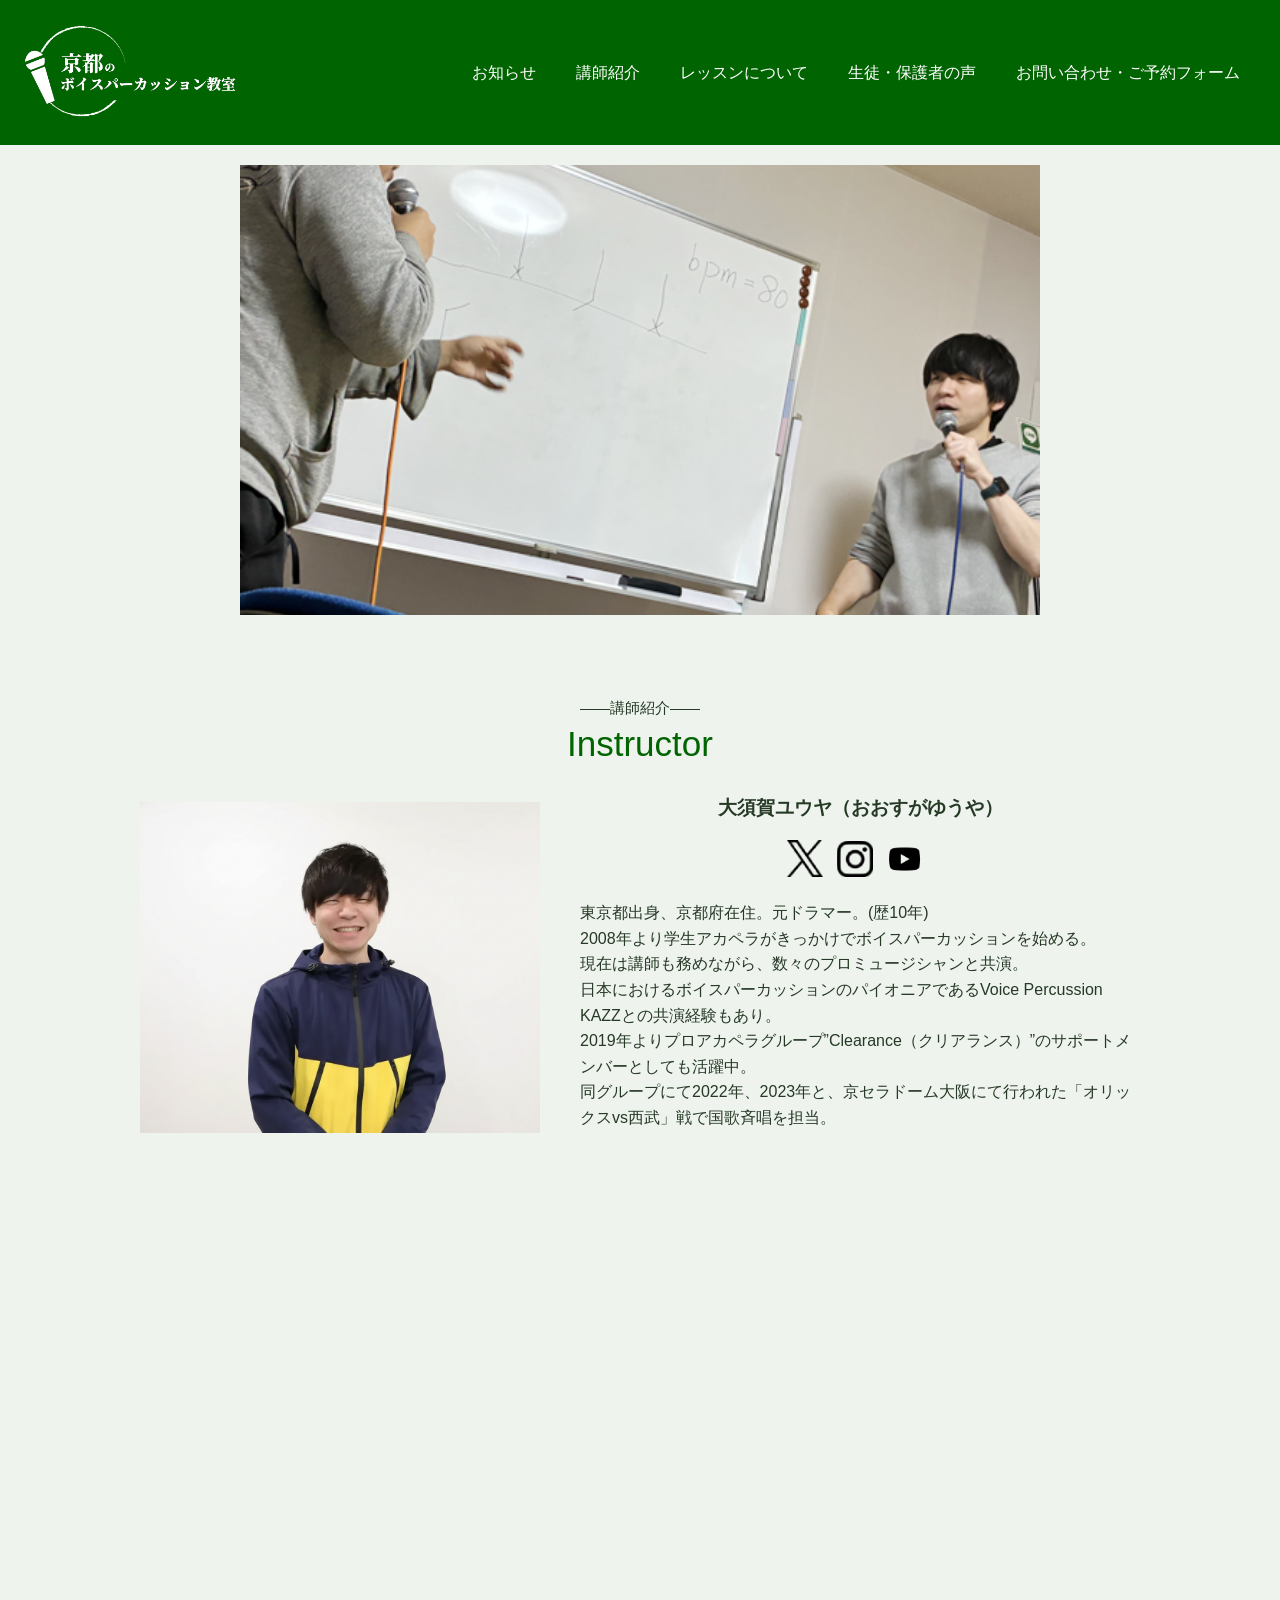
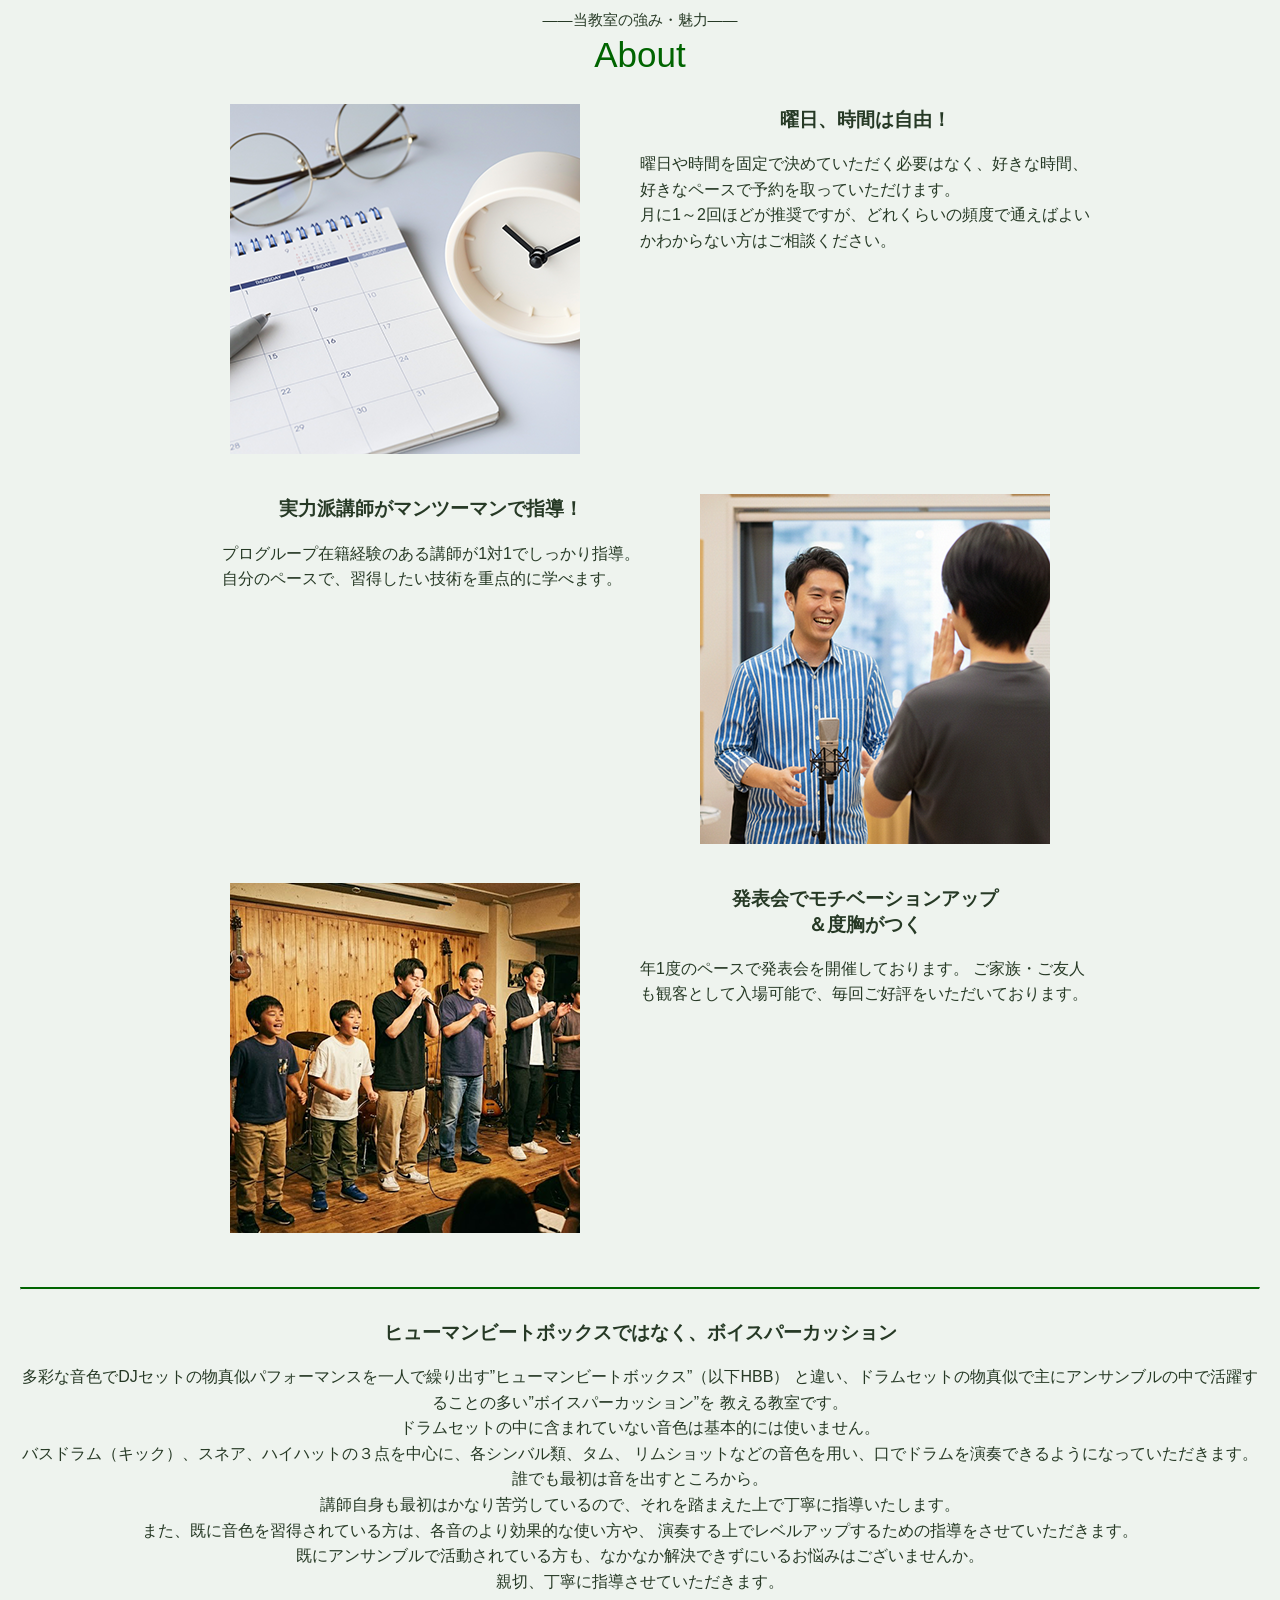
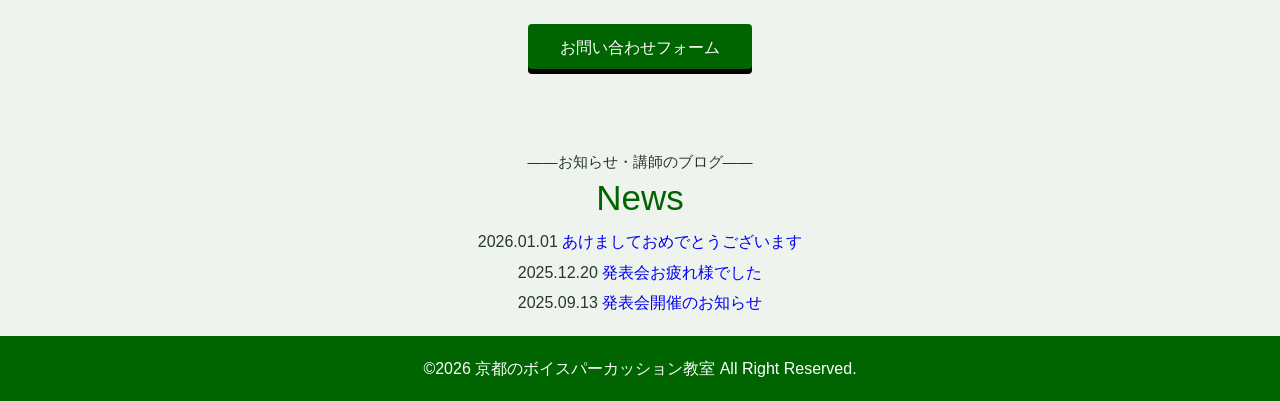
<file: index.html>
<!DOCTYPE html>
<html lang="ja">
<head>
	<meta charset="UTF-8">
	<meta name="viewport" content="width=device-width, initial-scale=1.0">
    <title>京都のボイスパーカッション教室〜Let'sボイパ習得・強化！〜</title>
<link rel="stylesheet" href="style.css">
</head>
<body>
  <header class="header">
  <h1 class="logo">
    <a href="index.html">
      <img src="images/rogo_siro.png" alt="京都のボイスパーカッション教室">
    </a>
  </h1>

  <!-- ハンバーガーメニュー用チェックボックス -->
  <input type="checkbox" id="menu-toggle" class="menu-toggle">
  <label for="menu-toggle" class="hamburger">
    <span></span>
    <span></span>
    <span></span>
  </label>

  <!-- メニュー -->
  <nav class="nav">
    <ul>
      <li><a href="index.html#news">お知らせ</a></li>
      <li><a href="index.html#koushi">講師紹介</a></li>
      <li><a href="lesson.html#lesson">レッスンについて</a></li>
      <li><a href="lesson.html#voice">生徒・保護者の声</a></li>
      <li><a href="https://forms.gle/mVoyhGHMFxMsNzQU7" target="_blank" rel="noopener noreferrer">
      お問い合わせ・ご予約フォーム
    </a></li>
    </ul>
  </nav>
</header>

<div class="slideshow">
  <img src="images/top_1_sp.png" class="slide active">
</div>
<script src="slider.js"></script>

<div id="koushi">
<div class="J-midashi">——講師紹介——</div>
<div class="E-midashi">Instructor</div>

<div class="koushi-wrap">

    <!-- 写真 -->
    <div class="koushi-photo">
  <img src="images/osuga.png" alt="講師写真" class="responsive-img">
    </div>

<!-- 右側 -->
    <div class="koushi-info">
      <h3>大須賀ユウヤ（おおすがゆうや）</h3>

  <div class="sns">
    <a href="#"><img src="images/xxx.png" alt="エックス"></a>

    <a href="#"><img src="images/instagram.png" alt="instagram"></a>

    <a href="#"><img src="images/youtube.png" alt="youtube"></a>
    </div>
<!-- 文章 -->
<p>東京都出身、京都府在住。元ドラマー。(歴10年)<br>
2008年より学生アカペラがきっかけでボイスパーカッションを始める。<br>
現在は講師も務めながら、数々のプロミュージシャンと共演。<br>
日本におけるボイスパーカッションのパイオニアであるVoice Percussion KAZZとの共演経験もあり。<br>
2019年よりプロアカペラグループ”Clearance（クリアランス）”のサポートメンバーとしても活躍中。<br>
同グループにて2022年、2023年と、京セラドーム大阪にて行われた「オリックスvs西武」戦で国歌斉唱を担当。
</p>
</div>
</div>
</div>

<div class="youtube">
  <iframe width="560" height="315" src="https://www.youtube.com/embed/JqOzKcnL6I4?si=VVIhQNWOlribaIGG" title="YouTube video player" frameborder="0" allow="accelerometer; autoplay; clipboard-write; encrypted-media; gyroscope; picture-in-picture; web-share" referrerpolicy="strict-origin-when-cross-origin" allowfullscreen></iframe>
</div>

<div id="charm">
<div class="J-midashi">——当教室の強み・魅力——</div>
<div class="E-midashi">About</div>
  
<ul class="example">
	<li>
		<figure><img src="images/time_seihoukei.png" alt=""></figure>
		<div class="txt">
			<h3>曜日、時間は自由！</h3>
			<p>曜日や時間を固定で決めていただく必要はなく、好きな時間、好きなペースで予約を取っていただけます。<br>
        月に1～2回ほどが推奨ですが、どれくらいの頻度で通えばよいかわからない方はご相談ください。</p>
		</div>
	</li>
	<li>
		<figure><img src="images/20sai_seihoukei.png" alt=""></figure>
		<div class="txt">
			<h3>実力派講師がマンツーマンで指導！</h3>
			<p>プログループ在籍経験のある講師が1対1でしっかり指導。<br>
        自分のペースで、習得したい技術を重点的に学べます。
</p>
		</div>
	</li>

	<li>
		<figure><img src="images/concert_seihoukei.png" alt=""></figure>
		<div class="txt">
			<h3>発表会でモチベーションアップ<br>＆度胸がつく</h3>
			<p>年1度のペースで発表会を開催しております。
        ご家族・ご友人も観客として入場可能で、毎回ご好評をいただいております。
</p>
		</div>
	</li>
</ul>

<hr>

<div id="introduction">
<h3>ヒューマンビートボックスではなく、ボイスパーカッション</h3>
多彩な音色でDJセットの物真似パフォーマンスを一人で繰り出す”ヒューマンビートボックス”（以下HBB）
と違い、ドラムセットの物真似で主にアンサンブルの中で活躍することの多い”ボイスパーカッション”を
教える教室です。<br>
ドラムセットの中に含まれていない音色は基本的には使いません。<br>
バスドラム（キック）、スネア、ハイハットの３点を中心に、各シンバル類、タム、
リムショットなどの音色を用い、口でドラムを演奏できるようになっていただきます。<br>
誰でも最初は音を出すところから。<br>
講師自身も最初はかなり苦労しているので、それを踏まえた上で丁寧に指導いたします。<br>
また、既に音色を習得されている方は、各音のより効果的な使い方や、
演奏する上でレベルアップするための指導をさせていただきます。<br>
既にアンサンブルで活動されている方も、なかなか解決できずにいるお悩みはございませんか。<br>
親切、丁寧に指導させていただきます。

<div style="text-align: center;margin: 30px 0;">
  <a href="https://forms.gle/mVoyhGHMFxMsNzQU7" target="_blank" rel="noopener noreferrer"
  style="background: #006400; color: #ffffff; 
  box-shadow: 0 5px 0 #000000; border-radius: 0.25em;
  padding: 1em 2em 0.8em; line-height:1; display: 
  inline-block;">お問い合わせフォーム</a></div>
</div>
</div>

<div id="news">
  <div class="J-midashi">——お知らせ・講師のブログ——</div>
  <div class="E-midashi">News</div>
  <div class="news">
  <p>2026.01.01 <a href="#">あけましておめでとうございます</a></p>
  <p>2025.12.20 <a href="#">発表会お疲れ様でした</a></p>
  <p>2025.09.13 <a href="#">発表会開催のお知らせ</a></p>
</div>
</div>

<footer class="footer">
&copy;2026 京都のボイスパーカッション教室 All Right Reserved.
</footer>

</body>

</html>
</file>
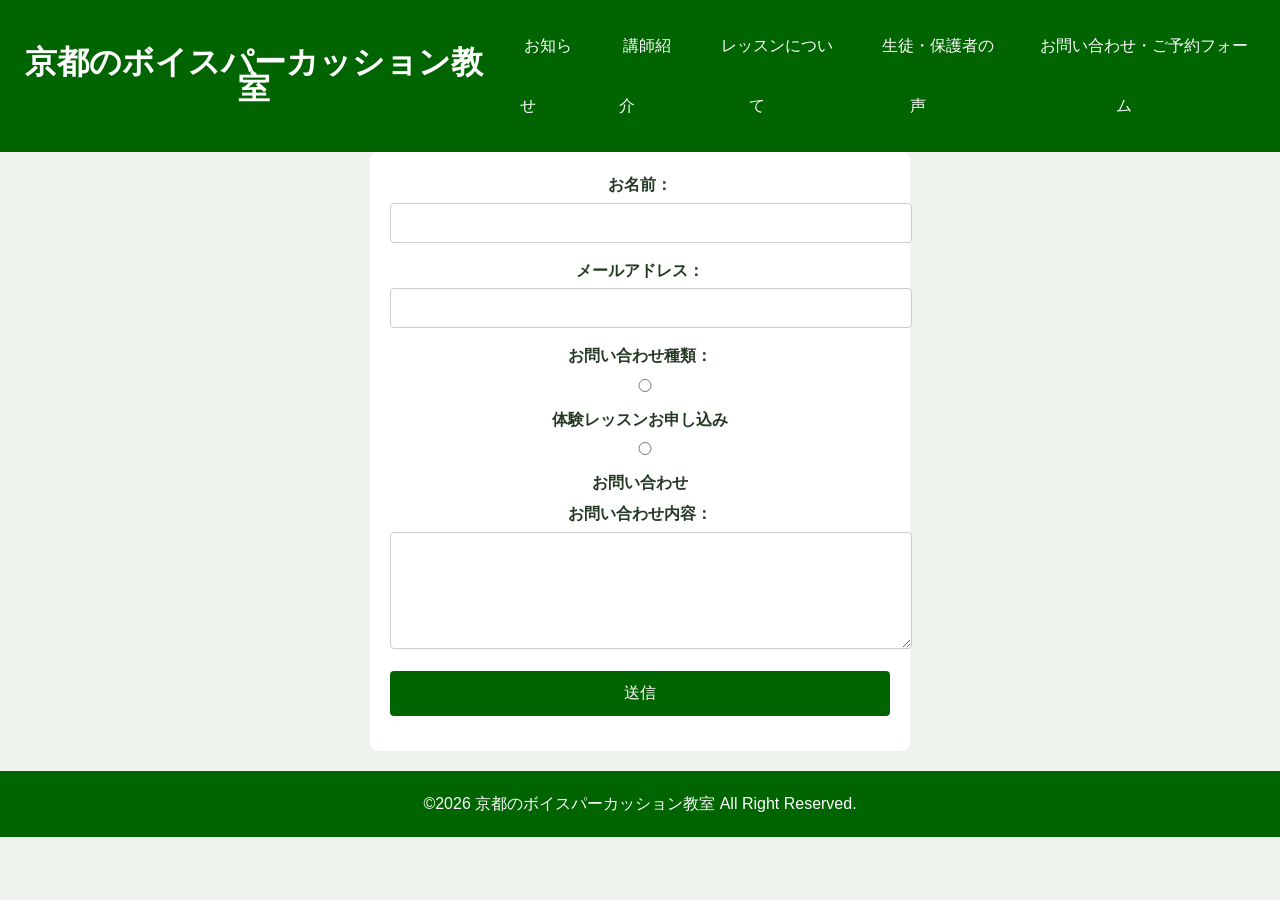
<file: form.html>
<!DOCTYPE html>
<html lang="ja">
  <head>
    <meta charset="UTF-8">
    <meta name="viewport" content="width=device-width, initial-scale=1.0">
    <link rel="stylesheet" href="style.css">
    <title>京都のボイスパーカッション教室 | ご予約・お問い合わせフォーム</title>
  </head>
  <header class="header">
  <h1 class="logo"><h1>京都のボイスパーカッション教室</h1
>

  <!-- ハンバーガーメニュー用チェックボックス -->
  <input type="checkbox" id="menu-toggle" class="menu-toggle">
  <label for="menu-toggle" class="hamburger">
    <span></span>
    <span></span>
    <span></span>
  </label>

  <!-- メニュー -->
  <nav class="nav">
    <ul>
      <li><a href="index.html#news">お知らせ</a></li>
      <li><a href="index.html#koushi">講師紹介</a></li>
      <li><a href="lesson.html#lesson">レッスンについて</a></li>
      <li><a href="lesson.html#voice">生徒・保護者の声</a></li>
      <li><a href="#">お問い合わせ・ご予約フォーム</a></li>
    </ul>
  </nav>
</header>
  <body>
    <form action="send.php" method="POST">
  <label>お名前：</label>
  <input type="text" name="name" required>

  <label>メールアドレス：</label>
  <input type="email" name="email" required>

  <label>お問い合わせ種類：</label>
 <label class="ECM_RadioInput"><input class="ECM_RadioInput-Input" 
  type="radio" name="radio"><span class="ECM_RadioInput-DummyInput"></span>
  <span class="ECM_RadioInput-LabelText">体験レッスンお申し込み</span></label>

<label class="ECM_RadioInput"><input class="ECM_RadioInput-Input" 
  type="radio" name="radio"><span class="ECM_RadioInput-DummyInput"></span>
  <span class="ECM_RadioInput-LabelText">お問い合わせ</span></label>

  <label>お問い合わせ内容：</label>
  <textarea name="message" rows="5" required></textarea>

  <input type="submit" value="送信">
</form>
    <footer class="footer">
&copy;2026 京都のボイスパーカッション教室 All Right Reserved.
</footer>
  </body>
</html>
</file>
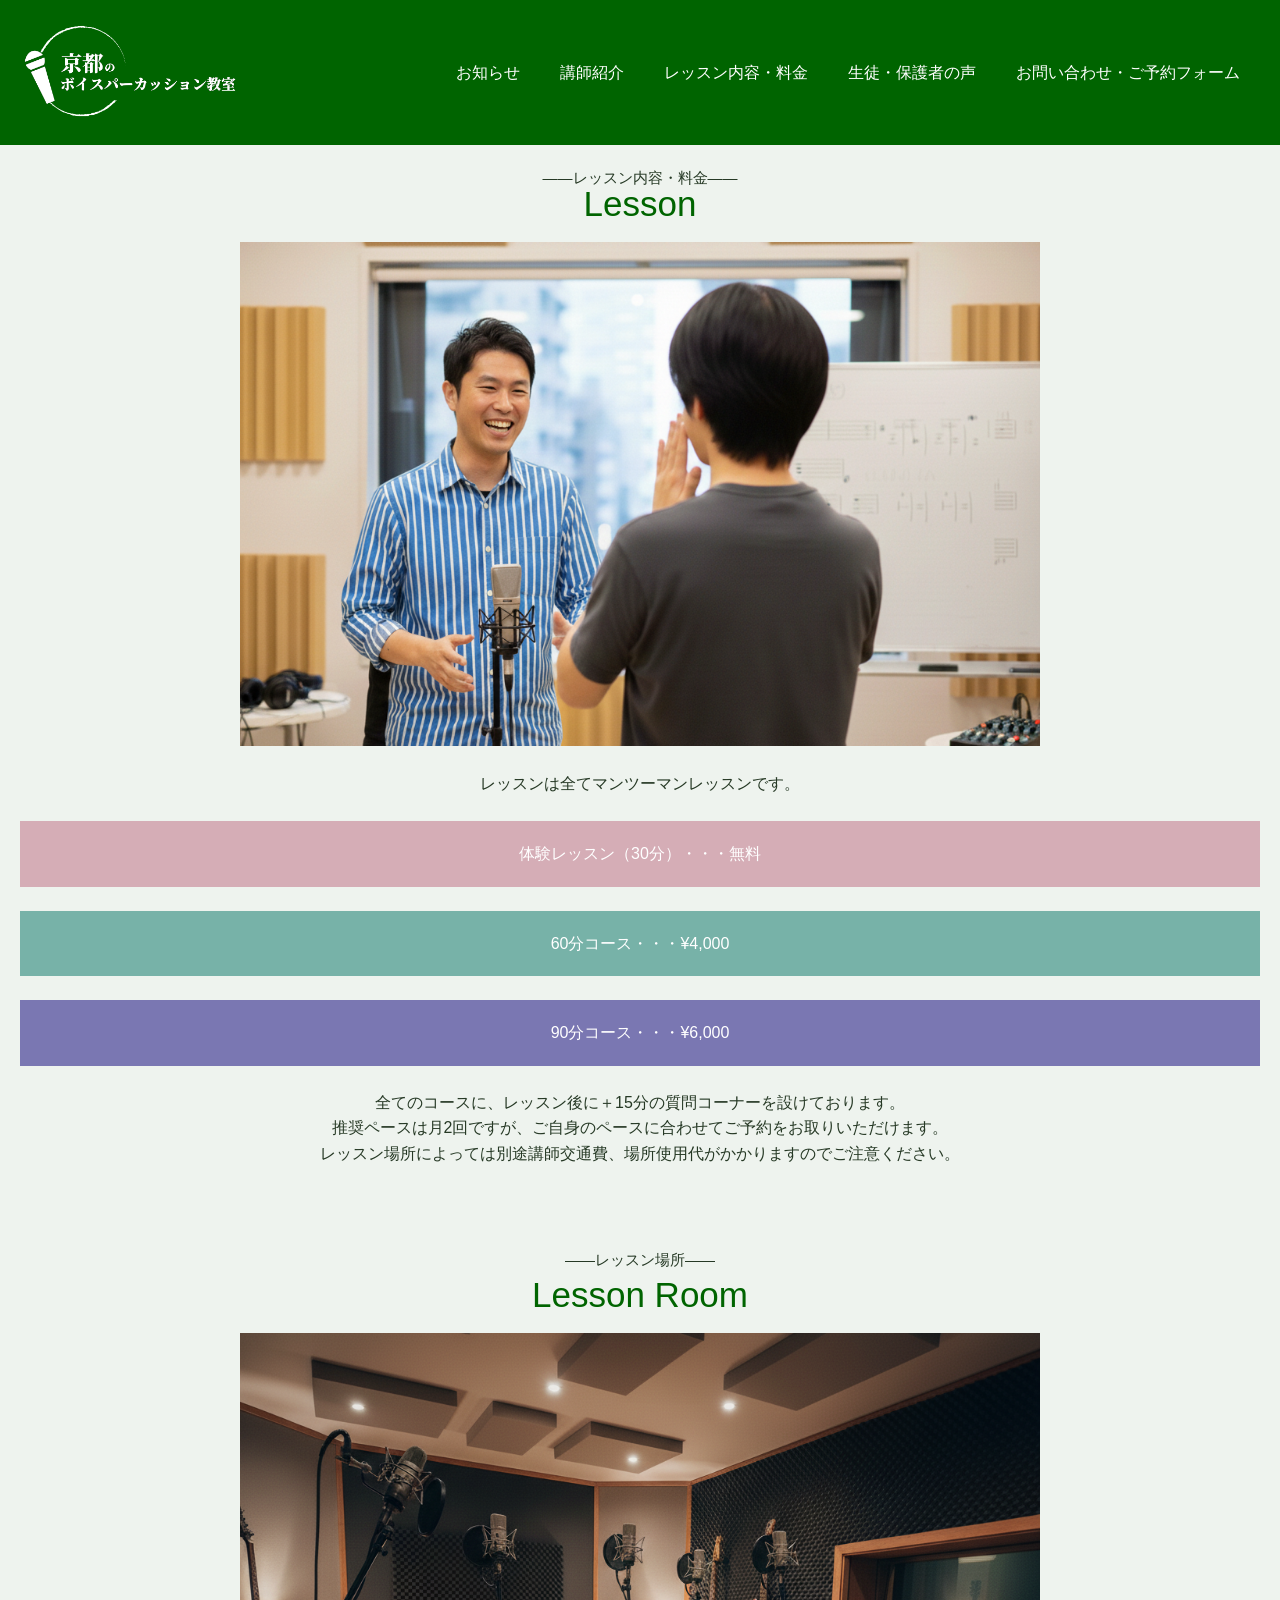
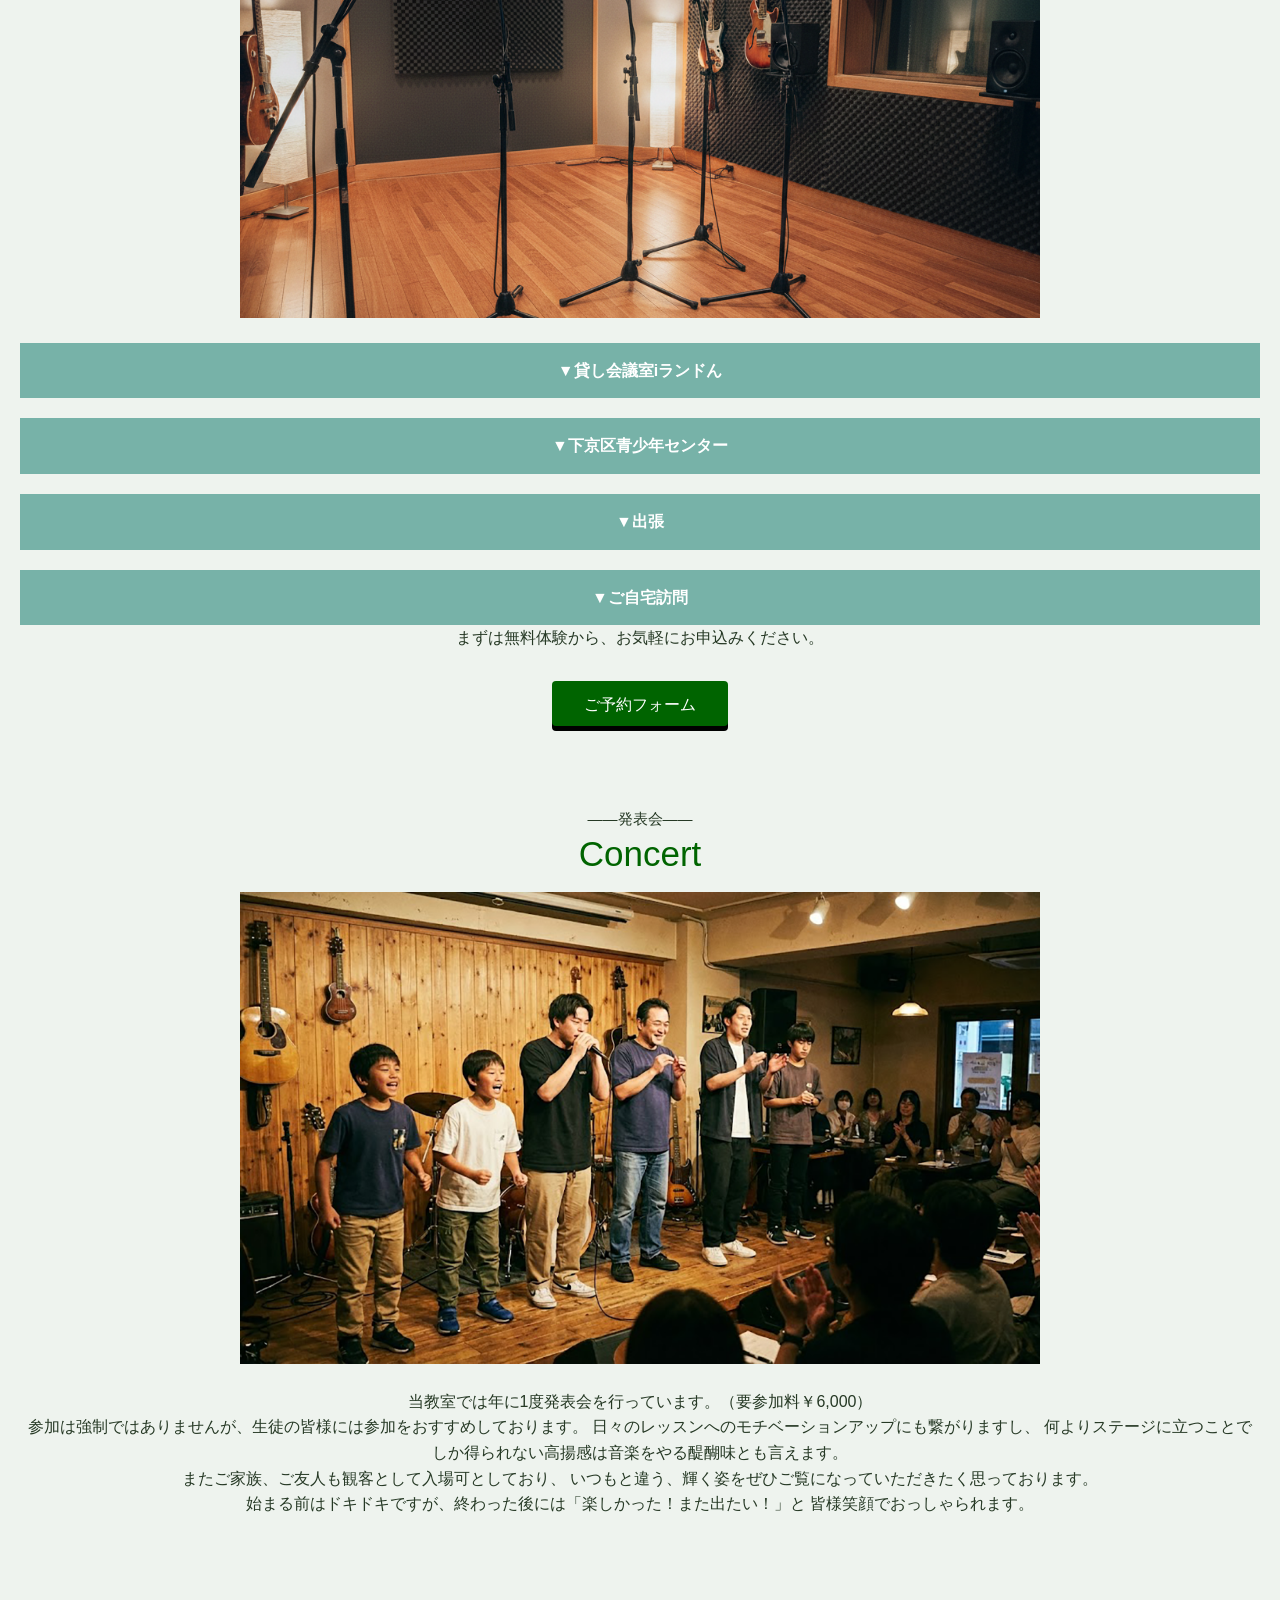
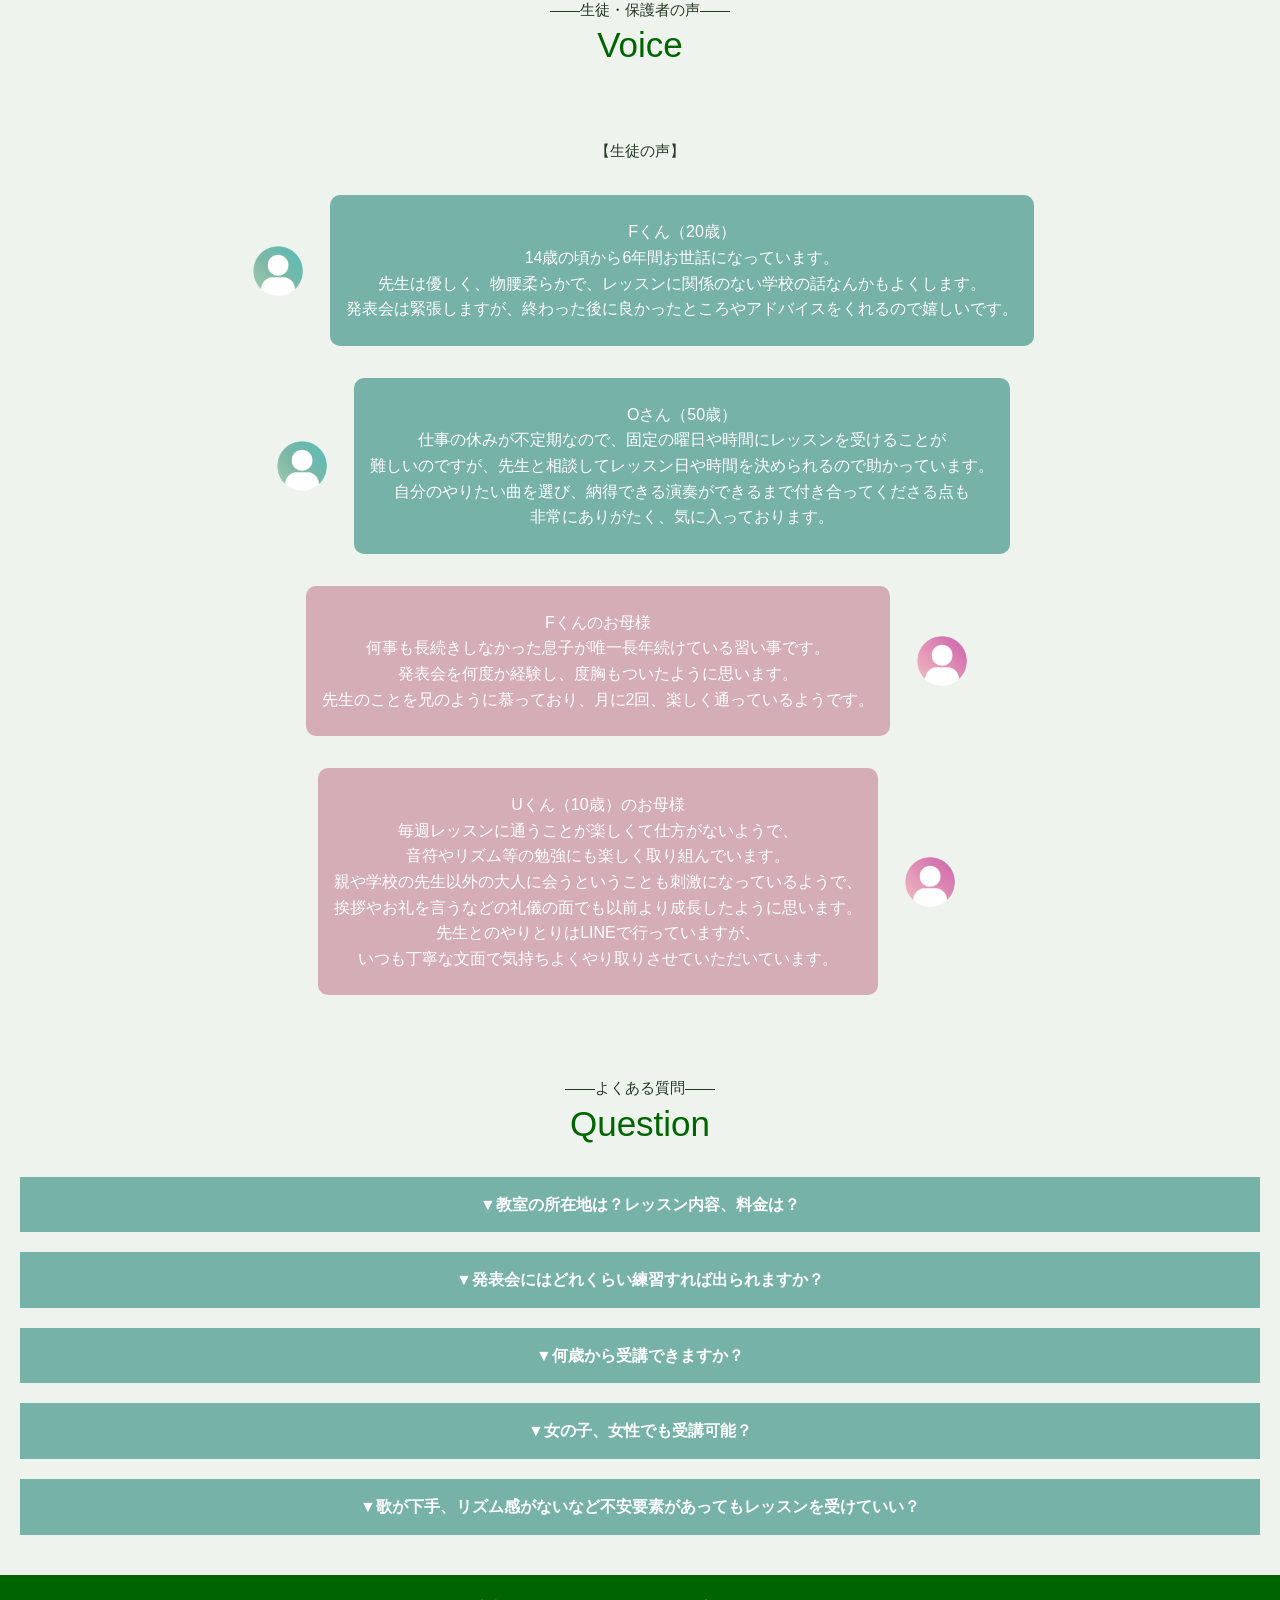
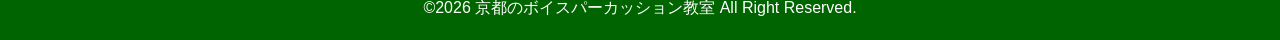
<file: lesson.html>
<!DOCTYPE html>
<html lang="ja">
<head>
	<meta charset="UTF-8">
	<meta name="viewport" content="width=device-width, initial-scale=1.0">
    <title>京都のボイスパーカッション教室 | レッスン</title>
<link rel="stylesheet" href="style.css">
</head>

<body>
   <header class="header">
  <h1 class="logo">
    <a href="index.html">
      <img src="images/rogo_siro.png" alt="京都のボイスパーカッション教室">
    </a>
  </h1>

  <!-- ハンバーガーメニュー用チェックボックス -->
  <input type="checkbox" id="menu-toggle" class="menu-toggle">
  <label for="menu-toggle" class="hamburger">
    <span></span>
    <span></span>
    <span></span>
  </label>

  <!-- メニュー -->
  <nav class="nav">
    <ul>
      <li><a href="index.html#news">お知らせ</a></li>
      <li><a href="index.html#koushi">講師紹介</a></li>
      <li><a href="lesson.html#lesson">レッスン内容・料金</a></li>
      <li><a href="lesson.html#voice">生徒・保護者の声</a></li>
      <li><a href="https://forms.gle/mVoyhGHMFxMsNzQU7" target="_blank" rel="noopener noreferrer">
      お問い合わせ・ご予約フォーム
    </a></li>
    </ul>
  </nav>
</header>

  <div id="lesson">
<div class="J-midashi-lesson">——レッスン内容・料金——</div>
<div class="E-midashi">Lesson</div>
<img src="images/20sai.png" alt="発表会" class="responsive-img">
レッスンは全てマンツーマンレッスンです。

    <div class="muryo">体験レッスン（30分）・・・無料</div>
    <div class="course60">60分コース・・・¥4,000</div>
    <div class="course90">90分コース・・・¥6,000</div>
  </div>

全てのコースに、レッスン後に＋15分の質問コーナーを設けております。<br>
推奨ペースは月2回ですが、ご自身のペースに合わせてご予約をお取りいただけます。<br>
レッスン場所によっては別途講師交通費、場所使用代がかかりますのでご注意ください。<br>
</div>

  <div id="basho">
<div class="J-midashi">——レッスン場所——</div>
<div class="E-midashi">Lesson Room</div>
<img src="images/studio.png" alt="発表会" class="responsive-img">

<details class="details">
  <summary class="details-summary">▼貸し会議室iランドん</summary>
  <p class="details-content">
【メリット】<br>
  お部屋使用料全額講師負担<br>
  お部屋予約手続き不要（講師が予約）<br>

【デメリット】<br>
予約日時が会議室の空き状況に左右される
  </p>
</details>

<details class="details">
  <summary class="details-summary">▼下京区青少年センター</summary>
  <p class="details-content">
  【メリット】<br>
お部屋使用料半額分こちら負担<br>
お部屋予約手続き不要（講師が予約）<br>
【デメリット】<br>
予約日時がセンターの空き状況に左右される
  </p>
</details>

<details class="details">
  <summary class="details-summary">▼出張</summary>
  <p class="details-content">
   【メリット】<br>
  お客様自身で場所を指定できる<br>

  【デメリット】<br>
  お客様自身で予約を取る必要がある<br>
  講師交通費、場所使用料お客様負担
</details>

<details>
<summary class="details-summary">▼ご自宅訪問</summary>
<p class="details-content">
  【メリット】<br>
お客様のご都合に合わせて予約ができる<br>
【デメリット】<br>
講師交通費お客様負担
</details>
</details>

まずは無料体験から、お気軽にお申込みください。<br>
<div style="text-align: center;margin: 30px 0;">
  <a href="https://forms.gle/mVoyhGHMFxMsNzQU7" target="_blank" rel="noopener noreferrer"
  style="background: #006400; color: #ffffff; box-shadow: 0 5px 0 #000000; 
  border-radius: 0.25em; padding: 1em 2em 0.8em; line-height:1; display: 
  inline-block;">ご予約フォーム</a></div>
</div>

<div id="concert">
<div class="J-midashi">——発表会——</div>
<div class="E-midashi">Concert</div>
  <img src="images/concert.png" alt="発表会" class="responsive-img">

当教室では年に1度発表会を行っています。（要参加料￥6,000）<br>
参加は強制ではありませんが、生徒の皆様には参加をおすすめしております。
日々のレッスンへのモチベーションアップにも繋がりますし、
何よりステージに立つことでしか得られない高揚感は音楽をやる醍醐味とも言えます。<br>

またご家族、ご友人も観客として入場可としており、
いつもと違う、輝く姿をぜひご覧になっていただきたく思っております。<br>

始まる前はドキドキですが、終わった後には「楽しかった！また出たい！」と
皆様笑顔でおっしゃられます。
</div>

<div id="voice">
<div class="J-midashi">——生徒・保護者の声——</div>
<div class="E-midashi">Voice</div>

<div class="J-midashi">【生徒の声】</div>

<!-- 吹き出し：生徒（左） -->
<div class="talk-box left">
  <div class="icon">
    <img src="images/green_icon.png" alt="生徒">
  </div>
  <div class="talk-content">
    <div class="bubble">
      Fくん（20歳）<br>
14歳の頃から6年間お世話になっています。<br>
先生は優しく、物腰柔らかで、レッスンに関係のない学校の話なんかもよくします。<br>
発表会は緊張しますが、終わった後に良かったところやアドバイスをくれるので嬉しいです。
    </div>
  </div>
</div>

<div class="talk-box left">
  <div class="icon">
    <img src="images/green_icon.png" alt="生徒">
  </div>
  <div class="talk-content">
    <div class="bubble">
      Oさん（50歳）<br>
仕事の休みが不定期なので、固定の曜日や時間にレッスンを受けることが<br>
難しいのですが、先生と相談してレッスン日や時間を決められるので助かっています。<br>
自分のやりたい曲を選び、納得できる演奏ができるまで付き合ってくださる点も<br>
非常にありがたく、気に入っております。
    </div>
  </div>
</div>


<!-- 吹き出し：家族（右） -->
<div class="talk-box right">
  <div class="icon">
    <img src="images/pink_icon.png" alt="ご家族">
  </div>
  <div class="talk-content">
    <div class="bubble">
      Fくんのお母様<br>
何事も長続きしなかった息子が唯一長年続けている習い事です。<br>
発表会を何度か経験し、度胸もついたように思います。<br>
先生のことを兄のように慕っており、月に2回、楽しく通っているようです。
    </div>
  </div>
</div>

<div class="talk-box right">
  <div class="icon">
    <img src="images/pink_icon.png" alt="ご家族">
  </div>
  <div class="talk-content">
    <div class="bubble">
      Uくん（10歳）のお母様<br>
毎週レッスンに通うことが楽しくて仕方がないようで、<br>
音符やリズム等の勉強にも楽しく取り組んでいます。<br>
親や学校の先生以外の大人に会うということも刺激になっているようで、<br>
挨拶やお礼を言うなどの礼儀の面でも以前より成長したように思います。<br>

先生とのやりとりはLINEで行っていますが、<br>
いつも丁寧な文面で気持ちよくやり取りさせていただいています。
    </div>
  </div>
</div>

<div id="question">
<div class="J-midashi">——よくある質問——</div>
<div class="E-midashi-question">Question</div>

<details class="details">
  <summary class="details-summary">▼教室の所在地は？レッスン内容、料金は？</summary>
  <div class="details-content">
  固定のレッスン場所はなく、生徒様のご都合に合わせて場所を変えることが可能です。
  詳しくは<a href="lesson.html#lesson">レッスン内容・料金</a>をご覧ください。
  </div>
</details>

<details class="details">
 <summary class="details-summary">▼発表会にはどれくらい練習すれば出られますか？</summary>
  <div class="details-content">
  個人差が大きいですが、3カ月以上通われている方には出演の声かけをすることが多いです。
  とにかく出てみることも経験です。
  </div>
</details>

<details class="details">
  <summary class="details-summary">▼何歳から受講できますか？</summary>
  <div class="details-content">
  5歳（小学1年生）から承っております。
  下は10歳から45歳まで様々な年齢の生徒様がレッスンに通われています。
  </div>
</details>

<details class="details">
  <summary class="details-summary">▼女の子、女性でも受講可能？</summary>
  <div class="details-content">
  可能です。お嬢様を預けるにあたって不安であれば教室内まで
  付き添いしていただいても構いませんし、
  通話で誰かに繋いだままレッスンを受けていただいても構いません。
  </div>
</details>

<details class="details">
  <summary class="details-summary">▼歌が下手、リズム感がないなど不安要素があってもレッスンを受けていい？</summary>
  <div class="details-content">
  歓迎いたします。歌はボイパには無関係ですし、
  リズム感についてはレッスン内でしっかり指導をいたします。
  </div>
</details>

<footer class="footer">
&copy;2026 京都のボイスパーカッション教室 All Right Reserved.
</footer>

</body>

</html>
</file>
<file: style.css>
.footer {
	padding: 20px;
	margin-top: 20px;
	background:#006400;
	color:#ffffff;
}
body {
  background-color: #EEF3EE;
  font-size: 16px;
  line-height: 160%;
  margin: 0;
  font-family: sans-serif;
  text-align: center;
  padding: 0 20px;
  color: #263925;
}

.E-midashi {
  color: #006400;
  font-family:'Noto Sans JP Black',sans-serif;
  font-size: 35px;
  margin: 0 0 20px 0;
  text-align: center;
}
.E-midashi-question{
  color: #006400;
  font-family:'Noto Sans JP Black',sans-serif;
  font-size: 35px;
  margin: 0 0 40px 0;
  text-align: center;
}

.J-midashi{
  color: #263925;
  font-family:'Noto Sans JP Black',sans-serif;
  font-size: 15px;
  margin: 80px 0 10px 0;
  text-align: center;
}
.J-midashi-lesson{
  color: #263925;
  font-family:'Noto Sans JP Black',sans-serif;
  font-size: 15px;
  margin: 20px 0 0 0;
  text-align: center;
}

.header {
  display: flex;
  align-items: center;
  justify-content: space-between;
  color: #fff;
  padding: 10px 20px;
}

/* メニュー */
.nav ul {
  list-style: none;
  margin: 100;
  padding: 0;
  display: flex;
}

.nav li a {
  color: #fff;
  font-family:'Noto Sans JP Black',sans-serif;
  padding: 16px 20px; /* ← 余白も一緒に調整 */
  font-size: 16px;    /* ← これを追加 */
  line-height:60px;
}

/* ハンバーガー */
.menu-toggle {
  display: none;
}

.hamburger {
  display: none;
  flex-direction: column;
  cursor: pointer;
}

.hamburger span {
  width: 25px;
  height: 3px;
  background: #fff;
  margin: 4px 0;
}

/* ===== スマホ表示 ===== */
@media screen and (max-width: 768px) {
  .hamburger {
    display: flex;
  }

  .nav {
    position: absolute;
    top: 60px;
    left: 0;
    width: 100%;
    background: #006400;
    display: none;
    text-align: center;
  }

  .nav ul {
    flex-direction: column;
  }

  .nav li a {
    border-top: 1px solid #263925;
  }

  /* チェックONで表示 */
  .menu-toggle:checked + .hamburger + .nav {
    display: block;
  }
}

/* ===== PC表示 ===== */
@media screen and (min-width: 769px) {
  .nav {
    display: block;
  }
}
.hamburger {
  z-index: 1000;
  position: relative;
}
.youtube {
  position: relative;
  width: 100%;
  padding-top: 56.25%; /* 16:9 */
}
.youtube iframe {
  position: absolute;
  top: 0;
  left: 0;
  width: 100%;
  height: 100%;
}
.muryo {
  position: relative;
  margin: 1.5em 0 1.5em 0;
  padding: 20px 10px;
  min-width: 120px;
  max-width: 100%;
  color: #fff;
  text-align: center;
  background-color:  #d5adb6;
}
.course60 {
  position: relative;
  margin: 1.5em 0 1.5em 0;
  padding: 20px 10px;
  min-width: 120px;
  max-width: 100%;
  color: #fff;
  text-align: center;
  background-color:  #77b2a8;
}
.course90 {
  position: relative;
  margin: 1.5em 0 1.5em 0;
  padding: 20px 10px;
  min-width: 120px;
  max-width: 100%;
  color: #fff;
  text-align: center;
  background-color:  #7a77b2;
}
.field {
display: flex;
}
.responsive-img {
  width: 100%;
  height: auto;
  display: block;
  max-width: 800px;
  margin: 25px auto;
}
.center {
  text-align: center;
}
a {
  text-decoration: none;
}
form {
  width: 100%;
  max-width: 500px;
  margin: 0 auto;
}

input, textarea {
  width: 100%;
  padding: 10px;
  margin-bottom: 15px;
  font-size: 16px;
}
.map-wrap {
  position: relative;
  width: 100%;
  padding-top: 75%; /* 高さ比率（4:3 → 75%） */
}
.details {
  transition: .3s;
  overflow: hidden;
  margin-top: -10px;
  padding-bottom: 20px;
}

.details:last-of-type {
  margin-bottom: 0;
}
.details[open] {
	margin-top: 0;
	padding-bottom: 10px;
} 

.form-area {
  padding: 20px;
}

.form-area h2 {
  text-align: center;
  margin-bottom: 20px;
}

/* フォーム全体 */
form {
  width: 100%;
  max-width: 500px;
  margin: 0 auto;
  background: #ffffff;
  padding: 20px;
  border-radius: 8px;
}

/* ラベル */
form label {
  display: block;
  margin-bottom: 5px;
  font-weight: bold;
}

/* 入力欄 */
input[type="text"],
input[type="email"],
textarea {
  width: 100%;
  padding: 10px;
  margin-bottom: 15px;
  font-size: 16px;
  border-radius: 4px;
  border: 1px solid #ccc;
}

/* ラジオボタン */
.radio-group {
  margin-bottom: 15px;
}

.radio-group label {
  display: block;
  font-weight: normal;
  margin-bottom: 5px;
}

/* 送信ボタン */
input[type="submit"] {
  width: 100%;
  background: #006400;
  color: #fff;
  border: none;
  padding: 12px;
  font-size: 16px;
  border-radius: 4px;
  cursor: pointer;
}

input[type="submit"]:hover {
  opacity: 0.9;
}
.slideshow {
  width: 100%;
  max-width: 800px;
  aspect-ratio: 16 / 9;
  margin: 20px auto;
  overflow: hidden;
}
@media screen and (max-width: 768px) {
  .slideshow {
    aspect-ratio: 9 / 16;
  }
}

.slide {
  width: 100%;
  height: 100%;
  object-fit: cover;
  opacity: 1;
  transition: opacity 1s ease;
}

.slide.active {
  opacity: 1;
  z-index: 1;
}

.slide.active {
  display: block;
}

/* ヘッダー全体 */
.header {
  display: flex;
  align-items: center;
  justify-content: space-between;
  padding: 12px 16px;
  background: #006400;
}

/* ロゴ画像 */
.logo img {
  max-height: 100px;    /* PC */
  width: auto;
}

/* スマホ */
@media screen and (max-width: 480px) {
  .logo img {
    max-height: 100px;
  }
}
@media (max-width: 768px) {
  body {
    text-align: left;
  }
}
.news{
  text-align: center;
  line-height: 90%;
  margin: 25px 0 25px 0;
}

/*生徒の声フキダシ*/
.student {
  position: relative;
  margin: 1.5em 0 1.5em 0;
  padding: 7px 10px;
  min-width: 120px;
  max-width: 100%;
  color: #fff;
  background: #77b2a8;
}
.student p {
  margin: 0;
  padding: 0;
}
/* 家族の声枠線
:root {
  --student-border-color: #31acdc;
  --student-border-width: 2px;
}

.student {
  border: var(--student-border-width) solid var(--student-border-color);
  border-radius: 4px;
}
  */

/* 家族の声フキダシ*/
.family {
  position: relative;
  margin: 1.5em 0 1.5em 0;
  padding: 7px 10px;
  min-width: 120px;
  max-width: 100%;
  color: #fff;
  background: #d5adb6
;
}
.family p {
  margin: 0;
  padding: 0;
}
/* 家族の声枠線
:root {
  --family-border-color: #31acdc;
  --family-border-width: 2px;
}

.family {
  border: var(--family-border-width) solid var(--family-border-color);
  border-radius: 4px;
}
  */

  /* アコーディオンメニュー */
  .details {
  transition: .3s;
  overflow: hidden;
  margin-top: 0px;
  padding-bottom: 20px;
}
.details:last-of-type {
  margin-bottom: 0;
}
}
.details[open] {
	padding-bottom: 10px;
} 
/*項目*/
.details-summary {
	display: block;
	padding: 15px;
    transition: .3s;
	transform: translateY(0);
	background-color: #77b2a8;
	font-size: 16px;
	font-weight: bold;
	color: #fff;
	&:hover {
		cursor: pointer;
	}
}
.details-summary::-webkit-details-marker {
	display: none;
}
.details-content {
  color: #fff;
	padding: 20px;
  margin-top: 5px;
	background-color: #77b2a8;
	border-bottom: 2px solid #77b2a8;
	border-left: 2px solid #77b2a8;
	border-right: 2px solid #77b2a8;
  box-sizing: border-box;
}
.details[open] .details-summary {
	transform: translateY(0);
}

/* aboutの画像、文章の並び */
.example li {
  display: flex;
}

/* PC表示：交互 */
.example li:nth-child(even) {
  flex-direction: row-reverse;
}

/* スマホ表示 */
@media screen and (max-width: 768px) {
  .example li {
    flex-direction: column;
    align-items: center;
    text-align: center;
  }

  /* PC用の交互指定を無効化 */
  .example li:nth-child(even) {
    flex-direction: column;
  }
}
/* about セクションの左右余白調整 */
.example {
  max-width: 900px;
  margin: 0 auto;
  padding: 0;
}

.example li {
  gap: 20px;
}
/* aboutセクションのテキストだけ左揃え */
.example li .txt {
  text-align: left;
}
h3{
  text-align: center;
  color: #263925
}

hr{
  margin: 30px auto;
  border-top: 2px solid #006400; /* 線の太さ3px、色を緑(#006400)に */
}
/* ヘッダー・フッターを画面端まで広げる */
.header, .footer {
  position: relative;
  left: -20px;
  width: calc(100%);
  padding: 0px 20px; /* 内側余白は残す */
  background: #006400;
  color: #fff;
}

.footer{
  padding: 20px;
}
/* スマホ：縦並び（デフォルト） */
.koushi-wrap {
  display: block;
}

/* PCのみ横並び */
@media screen and (min-width: 769px) {
  .koushi-wrap {
    display: flex;
    gap: 30px;
    align-items: flex-start;
    max-width: 900px;
    margin: 0 auto;
  }

  .koushi-photo {
    flex: 0 0 300px;
  }

  .koushi-info {
    flex: 1;
    text-align: left;
  }
}

/* SNSアイコン */
.sns {
  margin-bottom: 15px;
}

.sns img {
  width: 32px;
  margin-right: 10px;
}
/* スマホ：縦並び */
.koushi-wrap {
  display: block;
}

/* PCのみ */
@media screen and (min-width: 769px) {
  .koushi-wrap {
    display: flex;
    gap: 40px;
    align-items: flex-start;
    max-width: 1000px;
    margin: 0 auto;
  }

  .koushi-photo {
    flex: 0 0 400px; /* 写真を大きく */
  }

  .koushi-info {
    flex: 1;
    text-align: left;
  }
}

/* SNS */
.sns {
  text-align: center
}

.sns img {
  width: 36px;
  margin-right: 10px;
  text-align: center;
}
/* PCのみ：YouTubeを横50％・高さも50％ */
@media screen and (min-width: 769px) {
  .youtube {
    width: 50%;
    padding-top: 28.125%; /* 56.25% × 0.5 */
    margin: 20px auto;
  }
}
/* 生徒・家族の声 */
.talk-box {
    display: flex;
    align-items: center;      /* 上揃え → 中央揃え */
    justify-content: center;  /* 横方向も中央寄せ */
    gap: 20px;
    margin: 2em 0;
}

/* 左右指定は不要なので削除or無効化 */
.talk-box.left { flex-direction: row; }
.talk-box.right { flex-direction: row-reverse; }

/* アイコン */
.talk-box .icon {
    width: 64px;
    height: 64px;
    flex-shrink: 0;
}

.talk-box .icon img {
    width: 100%;
    height: 100%;
    border-radius: 50%;
    object-fit: cover;
}

/* フキダシ */
.talk-box .talk-content {
    max-width: 75%;
}

.talk-box .bubble {
    padding: 1.5em 1em;
    border-radius: 10px;
    position: relative;
    font-size: 16px;
    line-height: 1.6;
}
/* 左右別の背景色 */
.talk-box.left .bubble {
    background-color: #77b2a8;  /* 生徒：緑系 */
    color: #fff;               /* 文字色を白に */
}

.talk-box.right .bubble {
    background-color: #d5adb6;  /* 家族：ピンク系 */
    color: #fff;                /* 文字色を白に */
}
</file>
